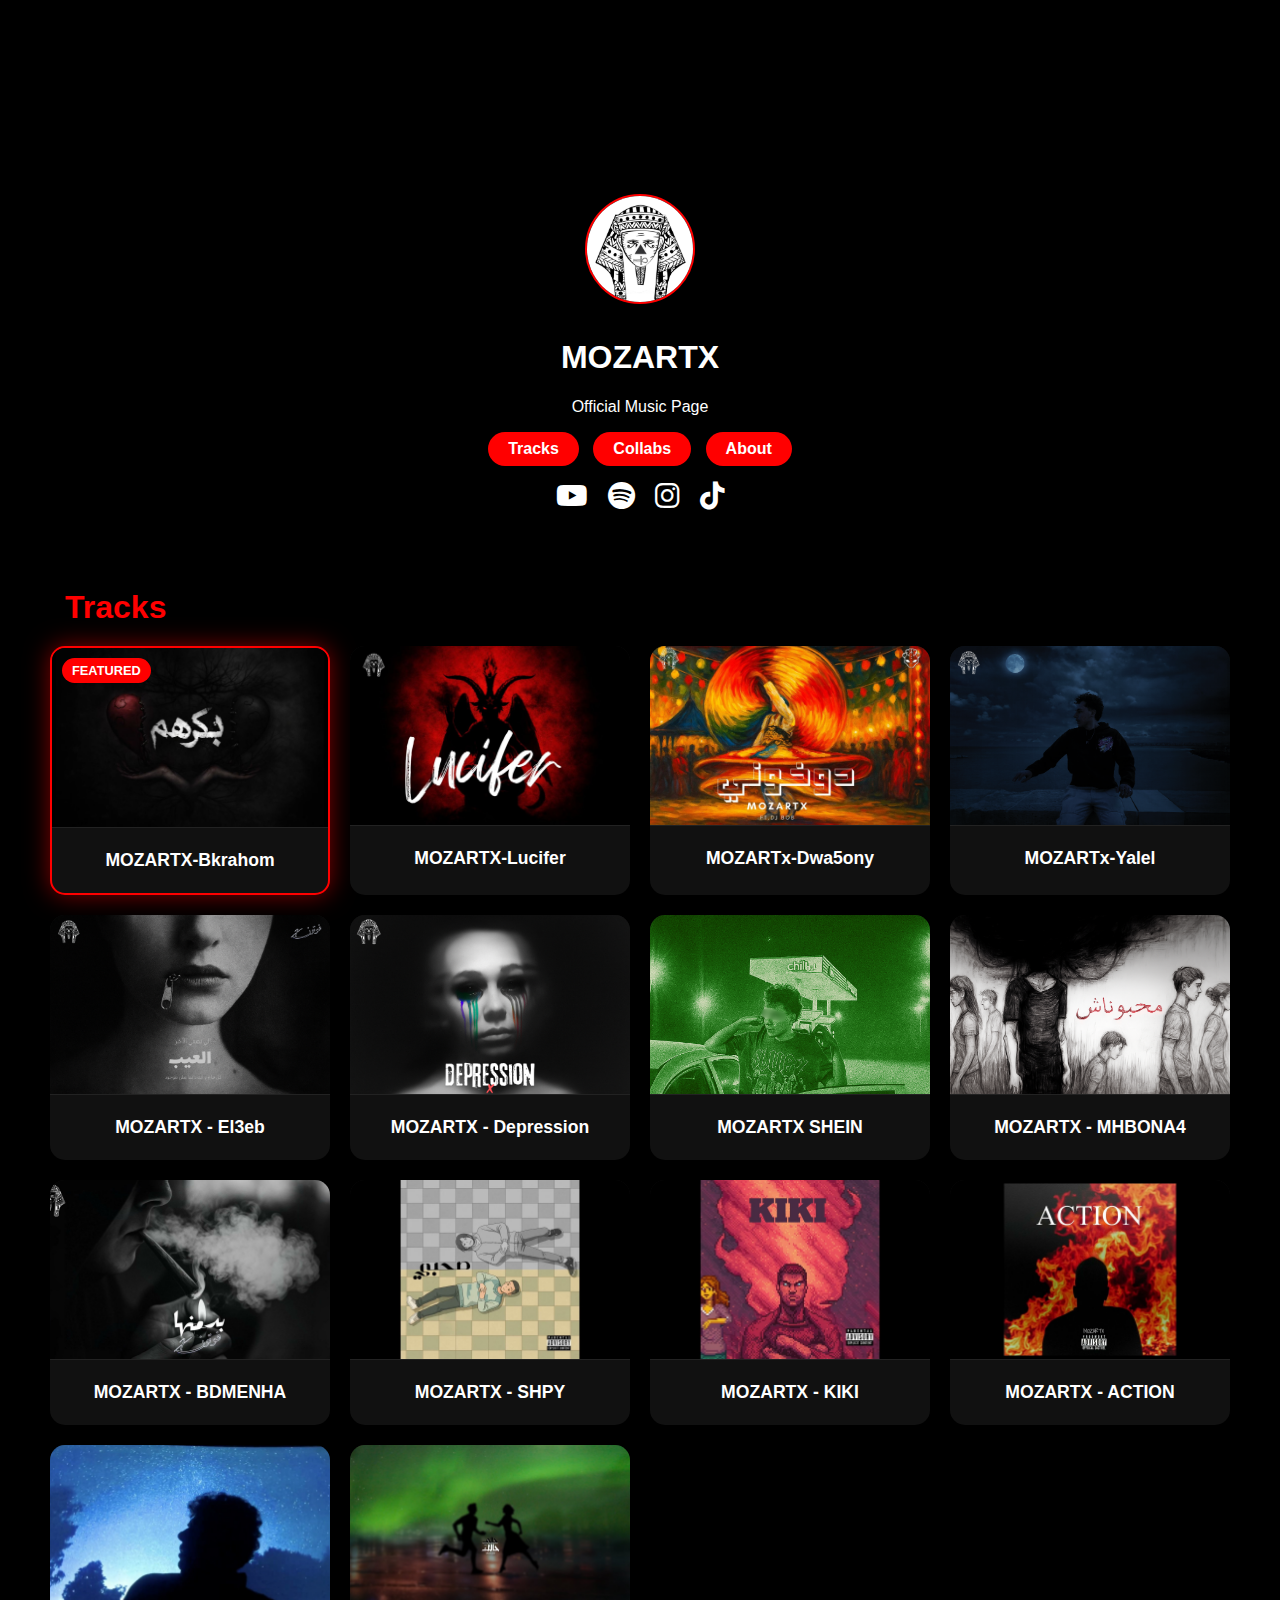
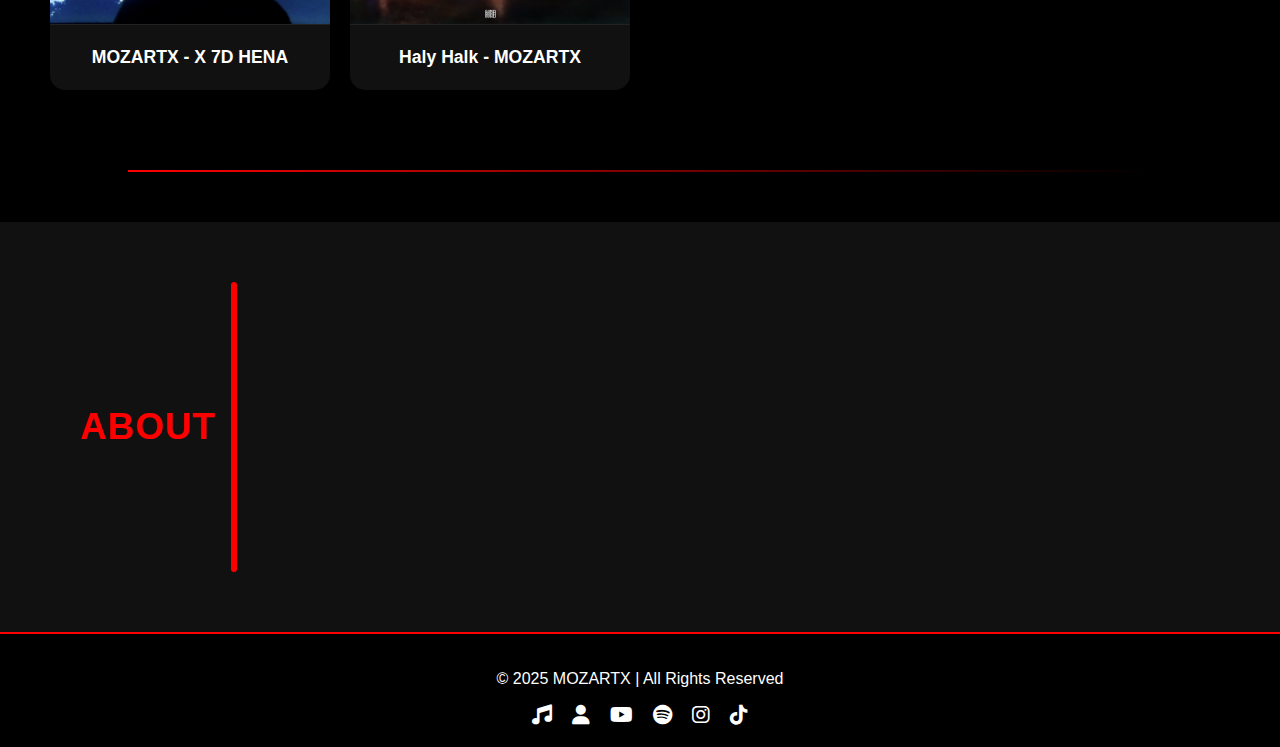
<file: index.html>
<!DOCTYPE html>
<html lang="en">

<head>
  <meta charset="UTF-8" />
  <meta name="viewport" content="width=device-width, initial-scale=1.0" />
  <title>MOZARTX</title>
  <link rel="icon" type="image/png" href="./Images/logo new.jpeg" />
  <link rel="stylesheet" href="https://cdnjs.cloudflare.com/ajax/libs/font-awesome/6.5.0/css/all.min.css" />
  <link rel="stylesheet" href="styles.css" />
</head>

<body>
  <canvas id="meteor-canvas"></canvas>
  <header>
    <img src="./Images/logo new.jpeg" alt="Artist Photo" class="artist-photo" />
    <h1>MOZARTX</h1>
    <p>Official Music Page</p>

    <nav>
      <a href="#tracks" class="btn-link">Tracks</a>
      <a href="/collabs.html" class="btn-link">Collabs</a>
      <a href="#about" class="btn-link">About</a>

    </nav>

    <div class="social-icons">
      <a href="https://www.youtube.com/@MOZARTX1/featured" target="_blank" class="youtube"><i
          class="fa-brands fa-youtube"></i></a>
      <a href="https://open.spotify.com/artist/5QSemQKx7318gPTHwIpOyi?si=Rj0ZGQ-iRbqPRRJUHAM5NQ" target="_blank"
        class="spotify"><i class="fa-brands fa-spotify"></i></a>
      <a href="https://www.instagram.com/mozartx.x" target="_blank" class="instagram"><i
          class="fa-brands fa-instagram"></i></a>
      <a href="https://www.tiktok.com/@mozartx.x" target="_blank" class="tiktok"><i class="fa-brands fa-tiktok"></i></a>
    </div>
  </header>

  <!-- ===== TRACKS SECTION ===== -->
  <div class="container" id="tracks">
    <h2 class="section-title">Tracks</h2>
    <div id="track-grid" class="track-grid"></div>
  </div>

  <!-- ===== DIVIDER ===== -->
  <hr class="divider" />

  <!-- ===== ABOUT SECTION ===== -->
  <section id="about" class="about-section">
    <div class="about-content">
      <div class="about-text">
        <span class="about-title">ABOUT</span>
        <div class="about-line"></div>
        <span id="about-dynamic"></span>
      </div>
    </div>
  </section>







  <!-- ===== FOOTER ===== -->
  <footer>
    <p>© 2025 MOZARTX | All Rights Reserved</p>
    <div class="footer-icons">
      <a href="#tracks"><i class="fa-solid fa-music"></i></a>
      <a href="#about"><i class="fa-solid fa-user"></i></a>
      <a href="https://www.youtube.com/@MOZARTX1/featured" target="_blank"><i class="fa-brands fa-youtube"></i></a>
      <a href="https://open.spotify.com/artist/5QSemQKx7318gPTHwIpOyi?si=Rj0ZGQ-iRbqPRRJUHAM5NQ" target="_blank"><i
          class="fa-brands fa-spotify"></i></a>
      <a href="https://www.instagram.com/mozartx.x" target="_blank"><i class="fa-brands fa-instagram"></i></a>
      <a href="https://www.tiktok.com/@mozartx.x" target="_blank"><i class="fa-brands fa-tiktok"></i></a>
    </div>
  </footer>

  <script src="app.js"></script>
</body>

</html>
</file>
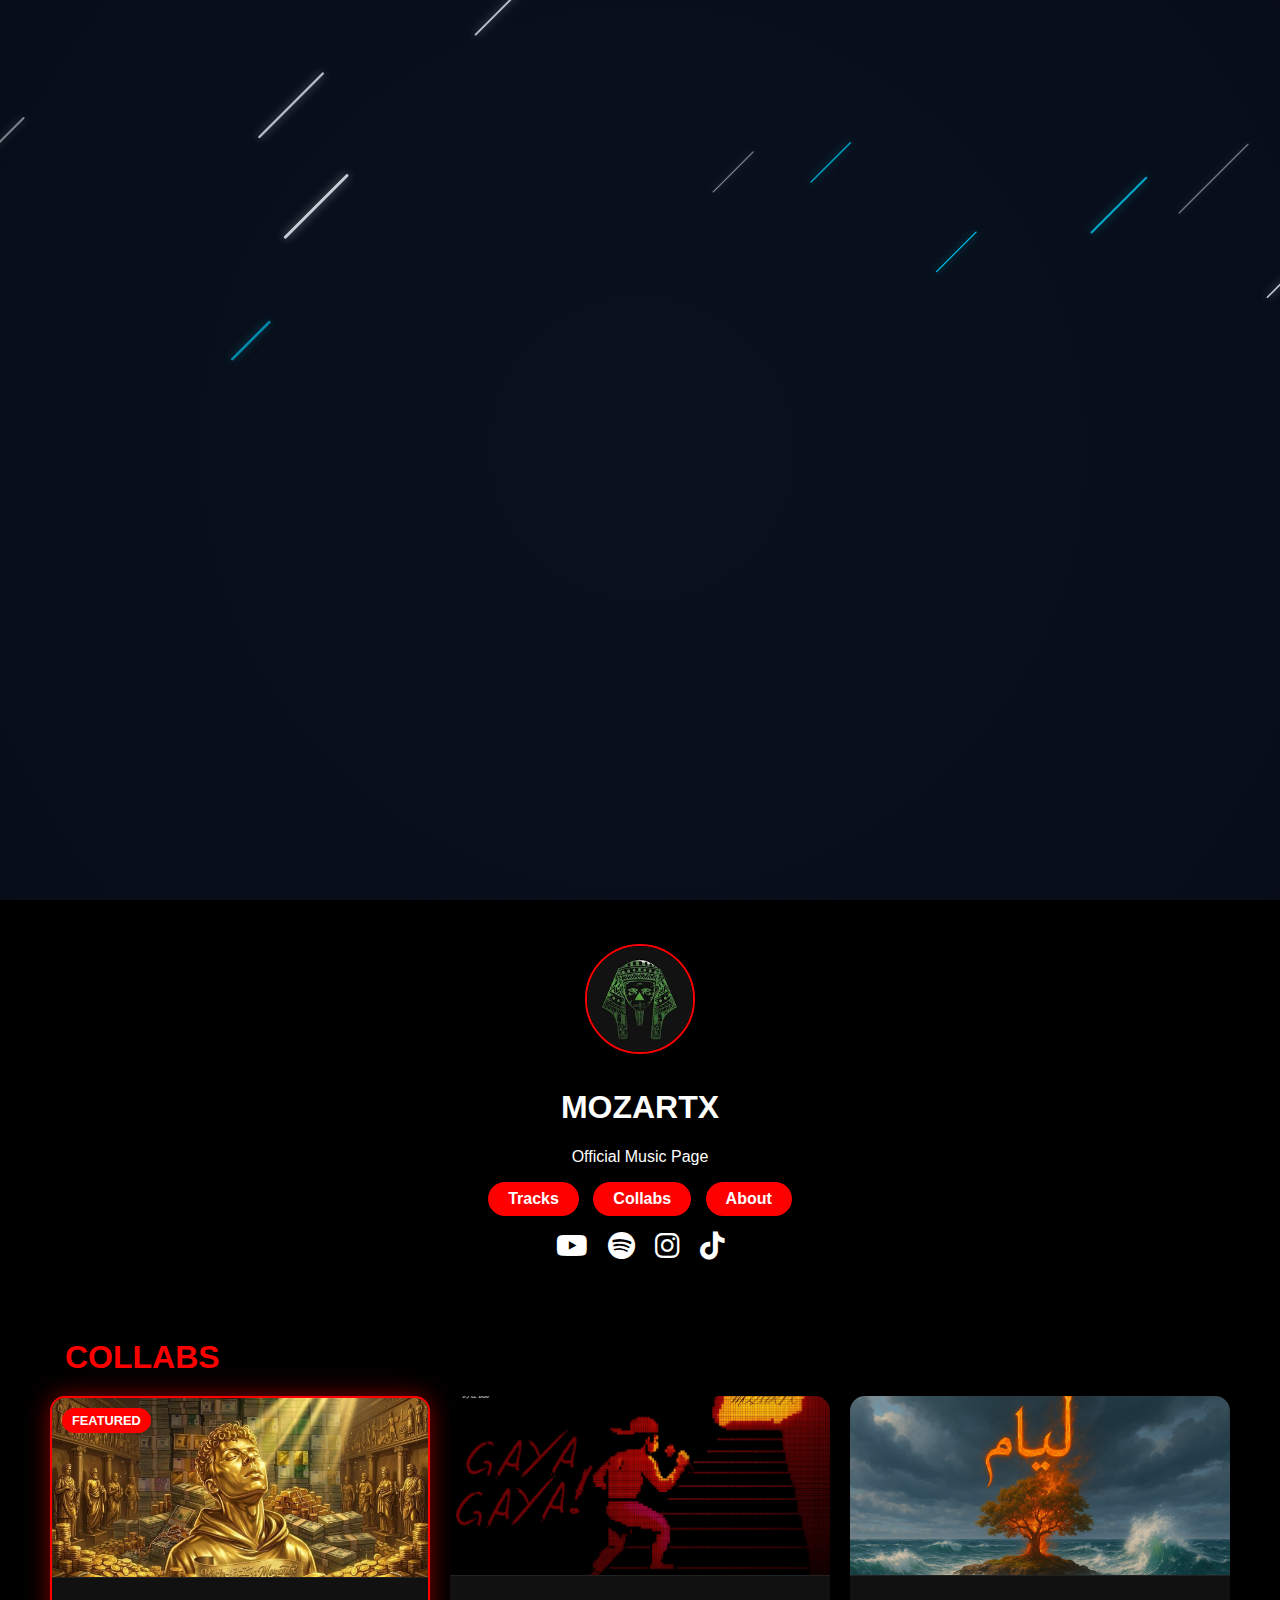
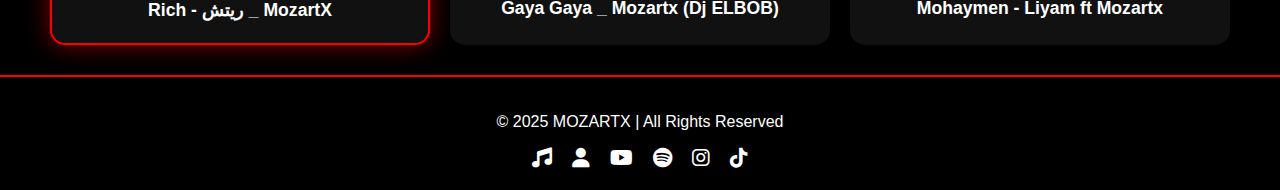
<file: collabs.html>
<!DOCTYPE html>
<html lang="en">

<head>
    <meta charset="UTF-8" />
    <meta name="viewport" content="width=device-width, initial-scale=1.0" />
    <title>MOZARTX | COLLABS</title>
    <link rel="icon" type="image/png" href="./Images/logo.jpg" />
    <link rel="stylesheet" href="https://cdnjs.cloudflare.com/ajax/libs/font-awesome/6.5.0/css/all.min.css" />
    <link rel="stylesheet" href="styles.css" />
</head>

<body>
    <canvas id="meteor-canvas"></canvas>
    <header>
        <img src="./Images/logo.jpg" alt="Artist Photo" class="artist-photo" />
        <h1>MOZARTX</h1>
        <p>Official Music Page</p>

        <nav>
            <a href="index.html#tracks" class="btn-link">Tracks</a>
            <a href="collabs.html" class="btn-link">Collabs</a>

            <a href="index.html#about" class="btn-link">About</a>
        </nav>

        <div class="social-icons">
            <a href="https://www.youtube.com/@MOZARTX1/featured" target="_blank" class="youtube"><i
                    class="fa-brands fa-youtube"></i></a>
            <a href="https://open.spotify.com/artist/5QSemQKx7318gPTHwIpOyi" target="_blank" class="spotify"><i
                    class="fa-brands fa-spotify"></i></a>
            <a href="https://www.instagram.com/mozartx.x" target="_blank" class="instagram"><i
                    class="fa-brands fa-instagram"></i></a>
            <a href="https://www.tiktok.com/@mozartx.x" target="_blank" class="tiktok"><i
                    class="fa-brands fa-tiktok"></i></a>
        </div>
    </header>

    <!-- ===== COLLABS SECTION ===== -->
    <div class="container">
        <h2 class="section-title">COLLABS</h2>
        <div id="collabs-grid" class="track-grid"></div>
    </div>


    <!-- ===== FOOTER ===== -->
    <footer>
        <p>© 2025 MOZARTX | All Rights Reserved</p>
        <div class="footer-icons">
            <a href="index.html#tracks"><i class="fa-solid fa-music"></i></a>
            <a href="index.html#about"><i class="fa-solid fa-user"></i></a>
            <a href="https://www.youtube.com/@MOZARTX1" target="_blank"><i class="fa-brands fa-youtube"></i></a>
            <a href="https://open.spotify.com/artist/5QSemQKx7318gPTHwIpOyi" target="_blank"><i
                    class="fa-brands fa-spotify"></i></a>
            <a href="https://www.instagram.com/mozartx.x" target="_blank"><i class="fa-brands fa-instagram"></i></a>
            <a href="https://www.tiktok.com/@mozartx.x" target="_blank"><i class="fa-brands fa-tiktok"></i></a>
        </div>
    </footer>

    <script src="app_collabs.js"></script>
</body>

</html>
</file>
<file: styles.css>
html {
  scroll-behavior: smooth;
}

body {
  background-color: #000;
  color: white;
  font-family: "Poppins", sans-serif;
  margin: 0;
  padding: 0;
}

/* ===== HEADER ===== */
header {
  padding: 40px 10px 20px;
  text-align: center;
}

.artist-photo {
  width: 110px;
  height: 110px;
  border-radius: 50%;
  border: 2px solid #ff0000;
  margin-bottom: 10px;
}

/* ===== NAVIGATION ===== */
nav {
  margin-top: 15px;
  text-align: center;
}

.btn-link {
  display: inline-block;
  color: #fff;
  background: #ff0000;
  padding: 8px 20px;
  border-radius: 25px;
  text-decoration: none;
  transition: 0.3s ease;
  font-weight: bold;
  margin: 0 5px;
}

.btn-link:hover {
  background: #cc0000;
}

/* ===== SOCIAL ICONS ===== */
.social-icons {
  margin-top: 15px;
  display: flex;
  justify-content: center;
  gap: 20px;
}

.social-icons a {
  color: #fff;
  font-size: 28px;
  transition: 0.3s ease;
}

.social-icons a.youtube:hover {
  color: #ff0000;
}

.social-icons a.spotify:hover {
  color: #1db954;
}

.social-icons a.instagram:hover {
  color: #e1306c;
}

.social-icons a.tiktok:hover {
  color: #25f4ee;
}

/* ===== SECTION TITLE ===== */
.section-title {
  font-size: 2rem;
  margin-bottom: 20px;
  color: #ff0000;
  text-align: left;
  padding-left: 15px;
}

/* ===== TRACKS GRID ===== */
.container {
  padding: 30px 10px;
  max-width: 1200px;
  margin: auto;
}

.track-grid {
  display: grid;
  grid-template-columns: repeat(auto-fit, minmax(280px, 1fr));
  gap: 20px;
}

/* ===== TRACK CARD ===== */
.track-card {
  background-color: #111;
  border-radius: 15px;
  overflow: hidden;
  transition: 0.3s;
  cursor: pointer;
  display: flex;
  flex-direction: column;
  justify-content: flex-start;
  position: relative;
  text-align: left;
}

.track-card img {
  width: 100%;
  height: 180px;
  object-fit: cover;
  border-bottom: 1px solid #222;
  display: block;
}

.track-info {
  padding: 12px 15px;
}

.track-info h2 {
  font-size: 1.1rem;
  margin: 10px 0;
  color: #fff;
  text-align: center;
}

.track-info p {
  font-size: 0.9rem;
  color: #aaa;
  margin-top: 6px;
}

/* ===== HOVER EFFECT ===== */
.track-card:hover {
  transform: scale(1.03);
  box-shadow: 0 0 25px rgba(255, 0, 0, 0.3);
}

/* ===== FEATURED CARD ===== */
.featured {
  border: 2px solid #ff0000;
  box-shadow: 0 0 25px rgba(255, 0, 0, 0.5);
}

.featured::before {
  content: "FEATURED";
  position: absolute;
  top: 10px;
  left: 10px;
  background: #ff0000;
  color: #fff;
  font-size: 0.8rem;
  font-weight: bold;
  padding: 5px 10px;
  border-radius: 20px;
}

/* ===== DIVIDER ===== */
.divider {
  border: none;
  height: 2px;
  background: linear-gradient(to right, #ff0000, transparent);
  width: 80%;
  margin: 50px auto;
}

.about-section {
  background-color: #111;
  padding: 60px 20px;
  display: flex;
  justify-content: flex-start;
  box-sizing: border-box;
  /* ضمان عدم تجاوز الحدود */
}

.about-content {
  max-width: 1000px;
  margin-left: 60px;
  width: 100%;
  /* ضمان عدم تجاوز العرض */
  box-sizing: border-box;
}

.about-text {
  display: flex;
  align-items: flex-start;
  /* بدء النص من الأعلى تمامًا */
  justify-content: flex-start;
  color: #fff;
  text-align: left;
  position: relative;
  gap: 0;
  /* إزالة أي مسافات إضافية بين العناصر */
  width: 100%;
  /* ضمان عدم التمدد الجانبي */
  height: auto;
  /* ارتفاع تلقائي */
}

/* كلمة ABOUT */
.about-title {
  color: #ff0000;
  font-weight: 800;
  font-size: 2.3rem;
  margin-right: 15px;
  letter-spacing: 1px;
  position: relative;
  z-index: 2;
  flex-shrink: 0;
  /* منع تصغيرها */
  margin-top: 0;
  /* إزالة هامش علوي */
  white-space: nowrap;
  /* منع كسر السطر للعنوان */
  align-self: center;
  /* تثبيت ABOUT في المنتصف الرأسي بالنسبة للخط */
}

/* الخط الأحمر الثابت والطويل */
.about-line {
  width: 6px;
  height: 290px;
  /* طول الخط الثابت */
  background-color: #ff0000;
  margin-right: 25px;
  border-radius: 3px;
  position: relative;
  flex-shrink: 0;
  /* منع التصغير */
  margin-top: 0;
  /* إزالة هامش علوي ليبدأ من الأعلى */
  align-self: stretch;
  /* جعل الخط يحدد الارتفاع للـ container */
}

/* النص اللي بيتكتب */
#about-dynamic {
  color: #fff;
  font-size: 1.4rem;
  /* النص بقى أكبر */
  white-space: pre-wrap;
  display: inline-block;
  max-width: 600px;
  line-height: 1.8;
  margin-top: 0;
  /* إزالة المسافة العلوية للنص */
  margin-bottom: 0;
  /* إزالة المسافة السفلية لتجنب الفراغ الإضافي */
  padding: 0;
  /* إزالة أي padding */
  word-wrap: break-word;
  /* كسر الكلمات الطويلة دون تجاوز */
  overflow-wrap: break-word;
}

/* Responsive للشاشات المتوسطة */
@media (max-width: 768px) {
  .about-section {
    padding: 40px 15px;
    /* تقليل البادينج للشاشات الصغيرة */
  }

  .about-content {
    margin-left: 0;
    /* إزالة المارجن الأيسر تمامًا */
    padding: 0;
    /* إزالة padding إضافي */
    width: 100%;
  }

  .about-text {
    flex-direction: row;
    /* الحفاظ على الصفوف الأفقية إذا أمكن، لكن مع ضغط */
    align-items: flex-start;
    justify-content: flex-start;
    width: 100%;
    overflow: hidden;
    /* منع التجاوز الجانبي */
  }

  .about-title {
    font-size: 1.8rem;
    margin-right: 10px;
    /* تقليل المارجن */
    align-self: center;
    /* الحفاظ على التوسيط الرأسي */
  }

  .about-line {
    height: 120px;
    /* تقليل الارتفاع للتناسب */
    margin-right: 15px;
    min-height: 0;
    /* منع التمدد الإجباري */
  }

  #about-dynamic {
    font-size: 1.2rem;
    max-width: calc(100% - 100px);
    /* حساب العرض المتاح لتجنب التجاوز */
    flex-shrink: 1;
    /* السماح بتصغير النص إذا لزم */
  }
}

/* Responsive إضافي للشاشات الصغيرة جدًا (موبايل) */
@media (max-width: 480px) {
  .about-section {
    padding: 30px 10px;
  }

  .about-content {
    margin-left: 0;
    width: 100%;
  }

  .about-text {
    flex-direction: column;
    /* ترتيب عمودي للشاشات الصغيرة جدًا لتجنب الازدحام الجانبي */
    align-items: flex-start;
    width: 100%;
  }

  .about-title {
    margin-right: 0;
    margin-bottom: 5px;
    /* مسافة صغيرة تحت العنوان */
    align-self: center;
    /* توسيط أفقي في العمودي إذا لزم */
    font-size: 1.6rem;
  }

  .about-line {
    display: none;
    /* إخفاء الخط تمامًا في الموبايل */
  }

  #about-dynamic {
    max-width: 100%;
    /* عرض كامل للنص في الموبايل */
    font-size: 1.1rem;
    line-height: 1.6;
    /* تقليل الخطوط للتوفير في المساحة */
    margin-left: 0;
    /* إزالة أي مارجن أيسر إضافي بعد إخفاء الخط */
  }
}

/* إضافة عامة لمنع التجاوز الجانبي في جميع الأحجام */
* {
  box-sizing: border-box;
}

html,
body {
  overflow-x: hidden;
  /* منع التمرير الأفقي العام */
}



/* ===== FOOTER ===== */
footer {
  background: #000;
  padding: 20px 10px;
  border-top: 2px solid #ff0000;
  text-align: center;
}

.footer-icons {
  margin-top: 10px;
  display: flex;
  justify-content: center;
  gap: 20px;
}

.footer-icons a {
  color: #fff;
  font-size: 20px;
  transition: 0.3s;
}

.footer-icons a:hover {
  color: #ff0000;
}

/* ===== RESPONSIVE ===== */
@media (max-width: 768px) {
  .track-grid {
    grid-template-columns: 1fr;
    gap: 15px;
  }

  .track-card {
    background-color: #111;
    border-radius: 15px;
    overflow: hidden;
    transition: 0.3s;
    cursor: pointer;
    display: flex;
    flex-direction: column;
    align-items: center;
    /* يخلي كل حاجة في النص */
    text-align: center;
    position: relative;
  }

  .track-card img {
    width: 100%;
    height: 180px;
    object-fit: cover;
  }

  .track-info {
    padding: 10px 15px;
    width: 100%;
  }

  .track-info h2 {
    font-size: 1.1rem;
    margin: 10px 0;
    color: #fff;
    text-align: center;
  }
}

/* ===== MAKE SINGLE CARD LOOK LIKE NORMAL GRID CARD ===== */
.track-grid:only-child,
.track-grid .track-card:only-child {
  display: flex;
  justify-content: center;
}

.track-grid .track-card:only-child {
  max-width: 350px;
  /* نفس حجم الكارد في الديسكتوب */
  width: 100%;
  margin: auto;
}

/* ===== RESPONSIVE FOR SINGLE CARD — EXACTLY LIKE TRACKS ===== */
@media (max-width: 768px) {
  .track-grid .track-card:only-child {
    max-width: 100%;
    /* على الموبايل تبقى كارد عريضة نفس الـ Tracks */
    margin: 0;
    /* نفس الترتيب بتاع الـ Tracks */
  }
}
</file>
